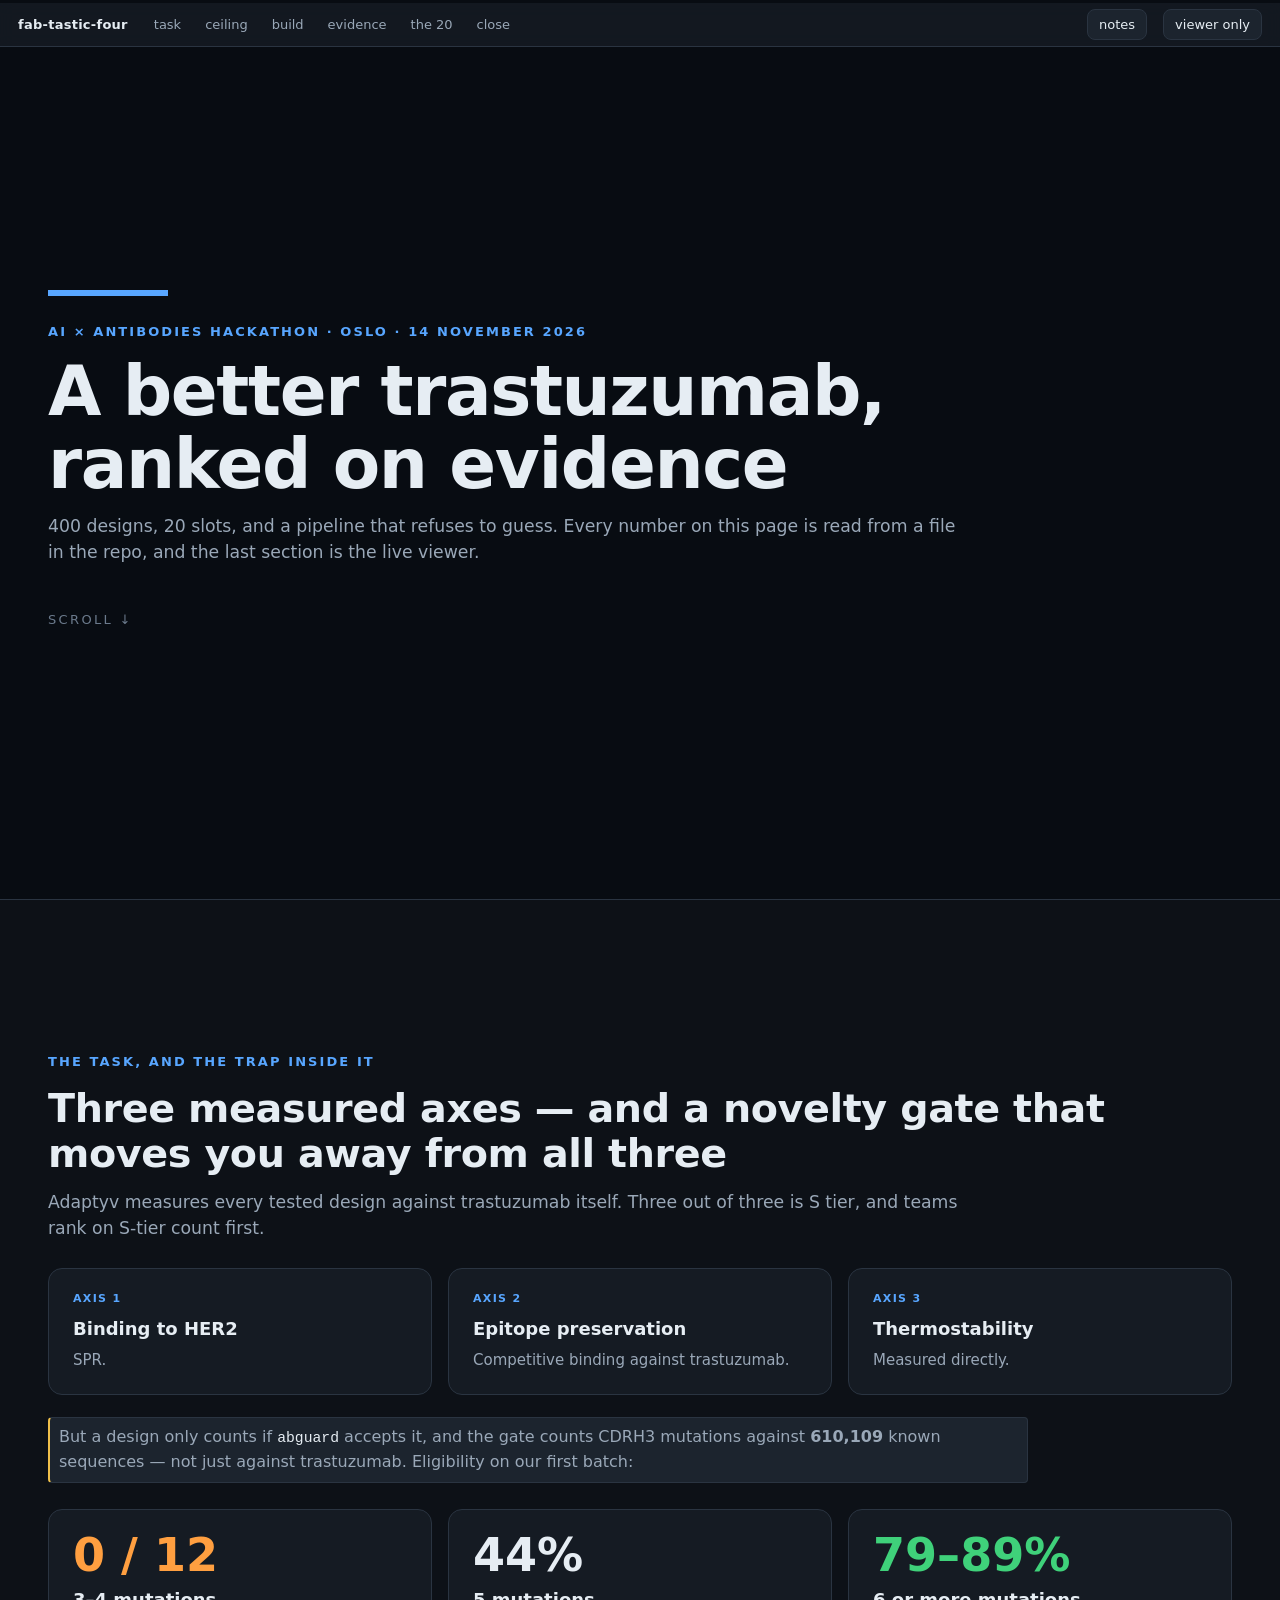
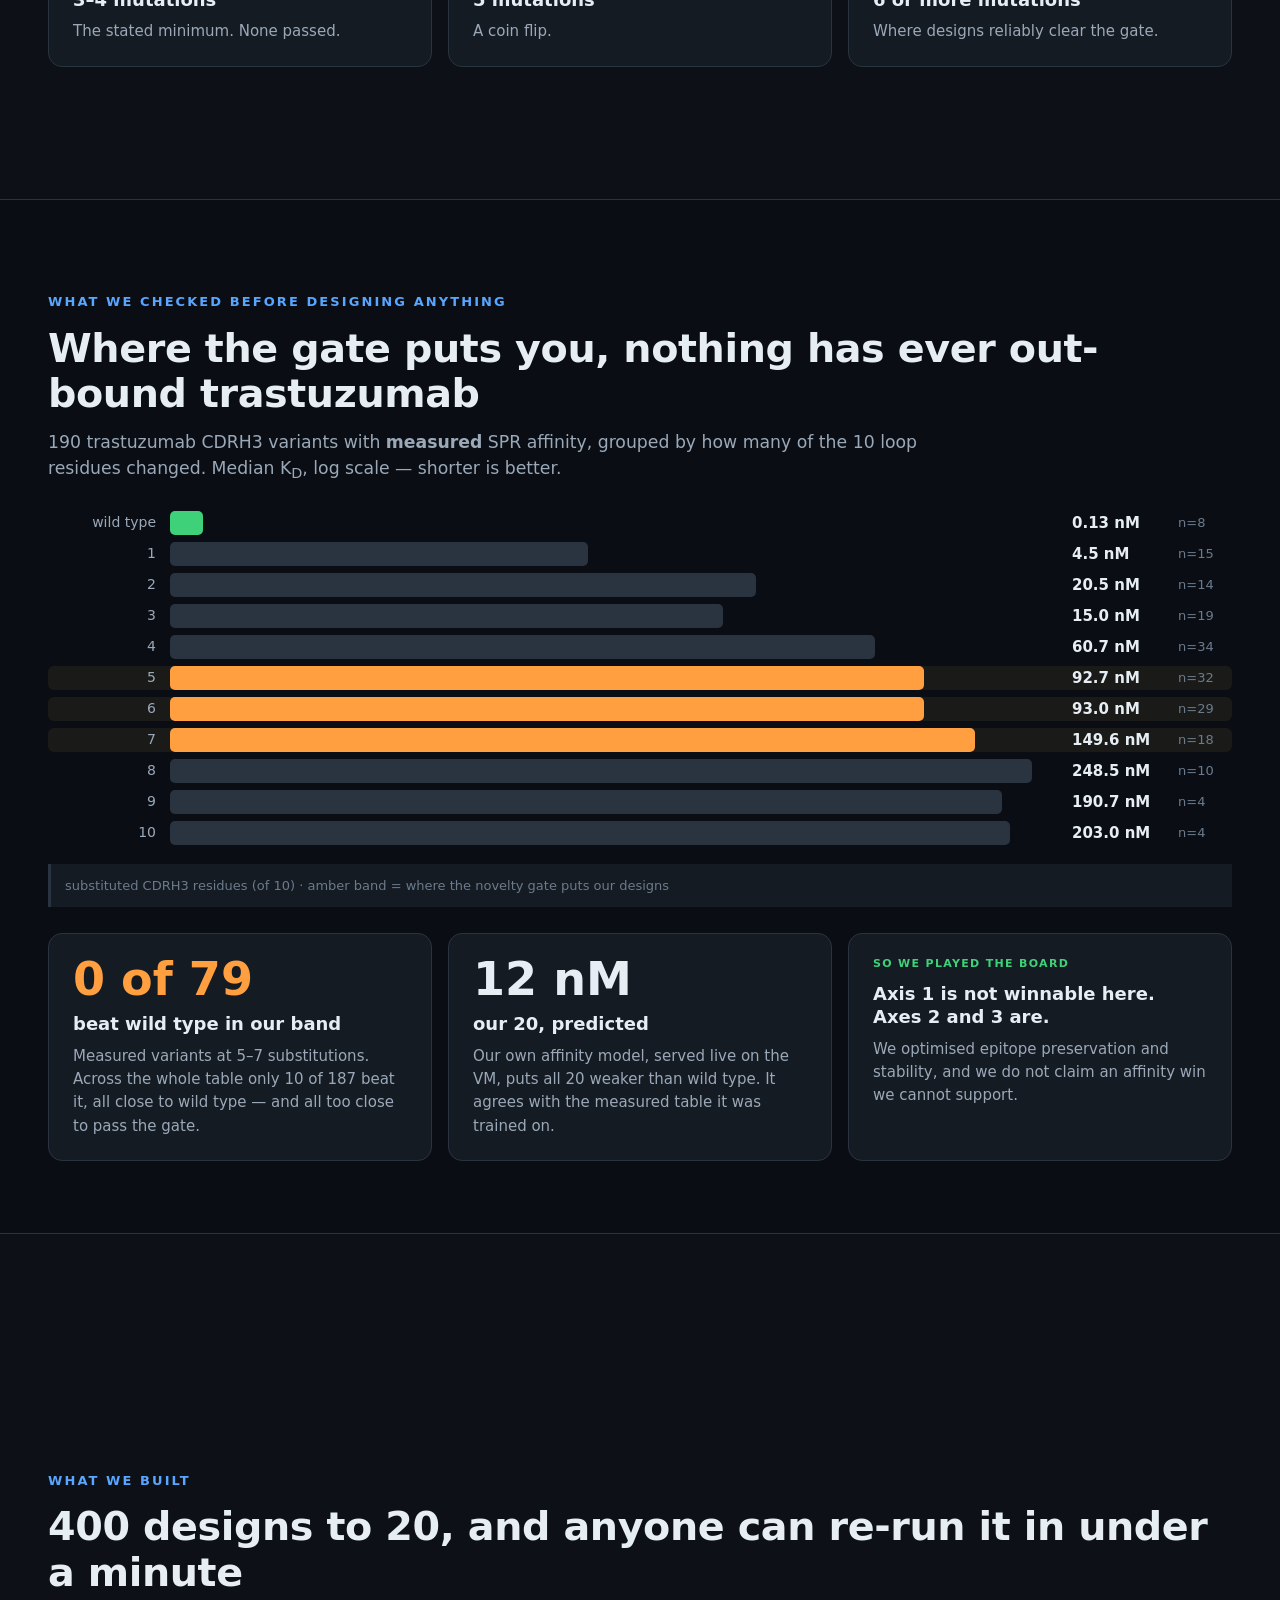
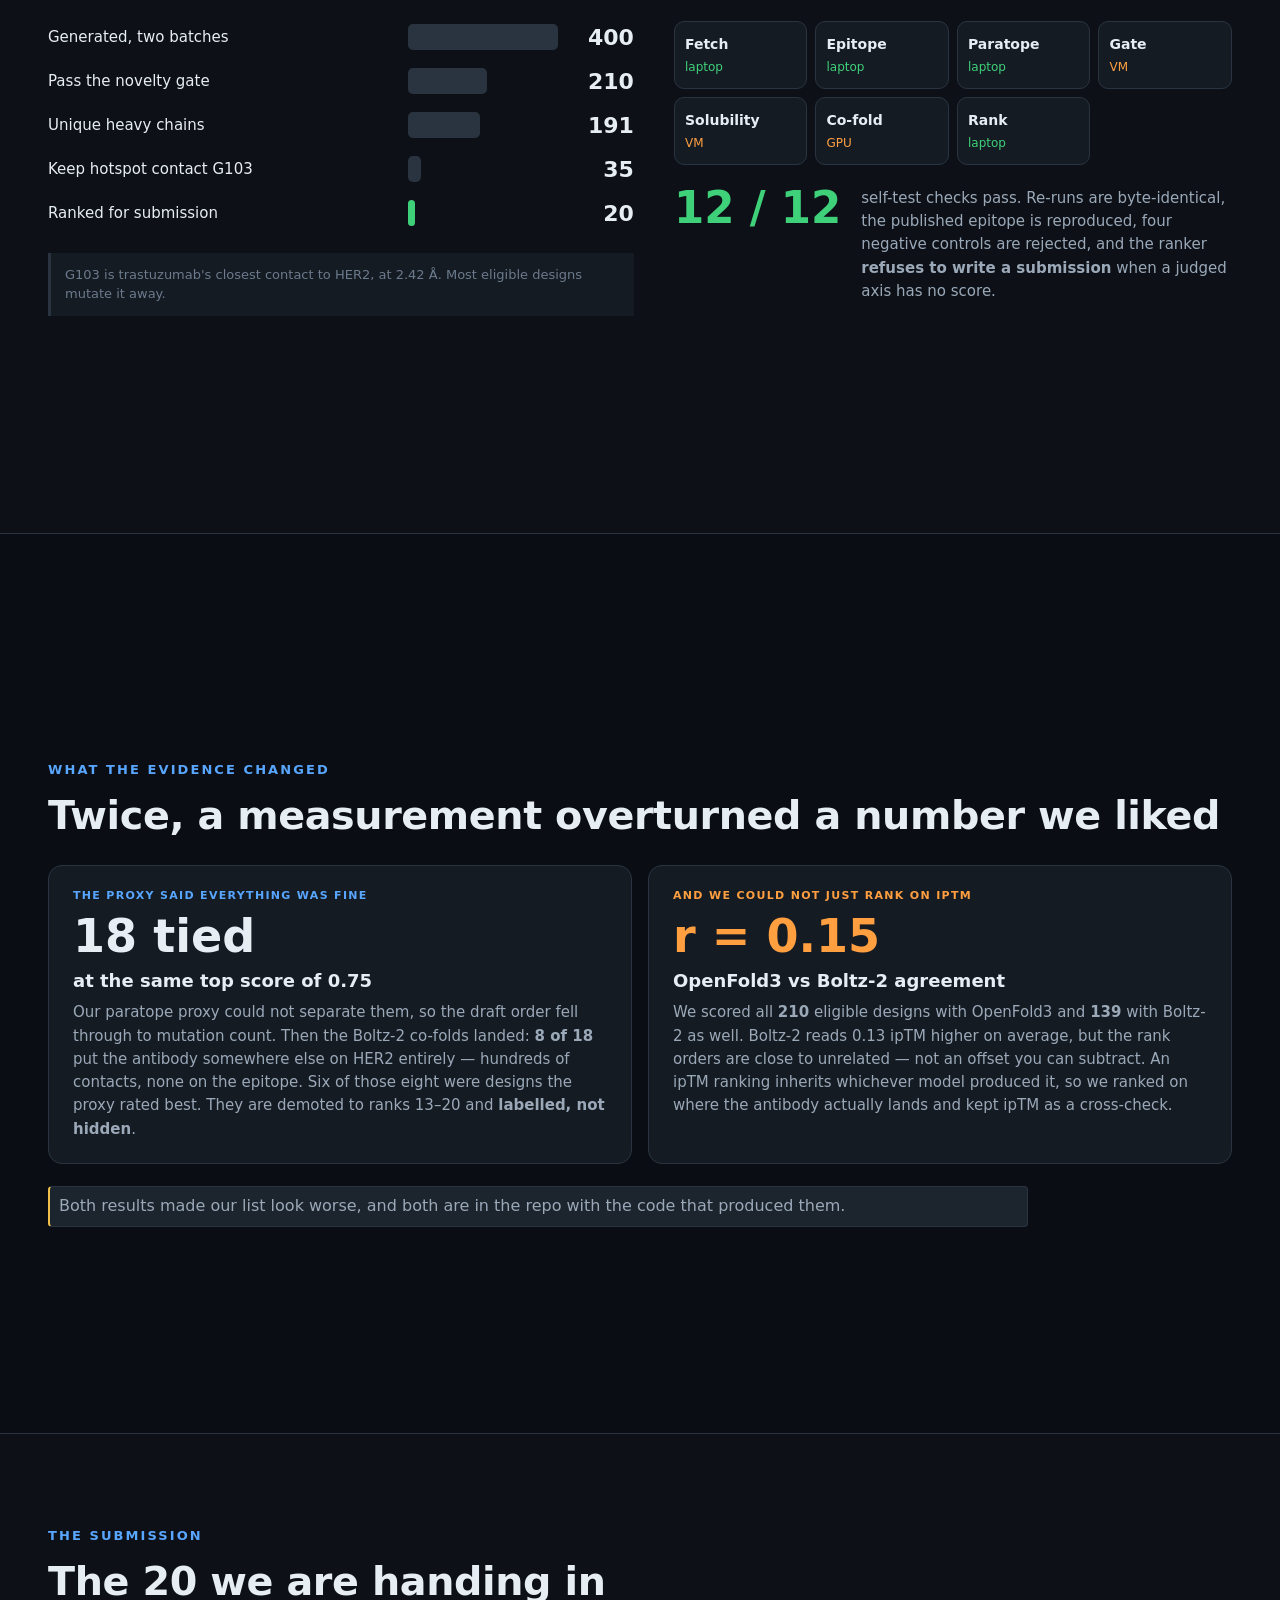
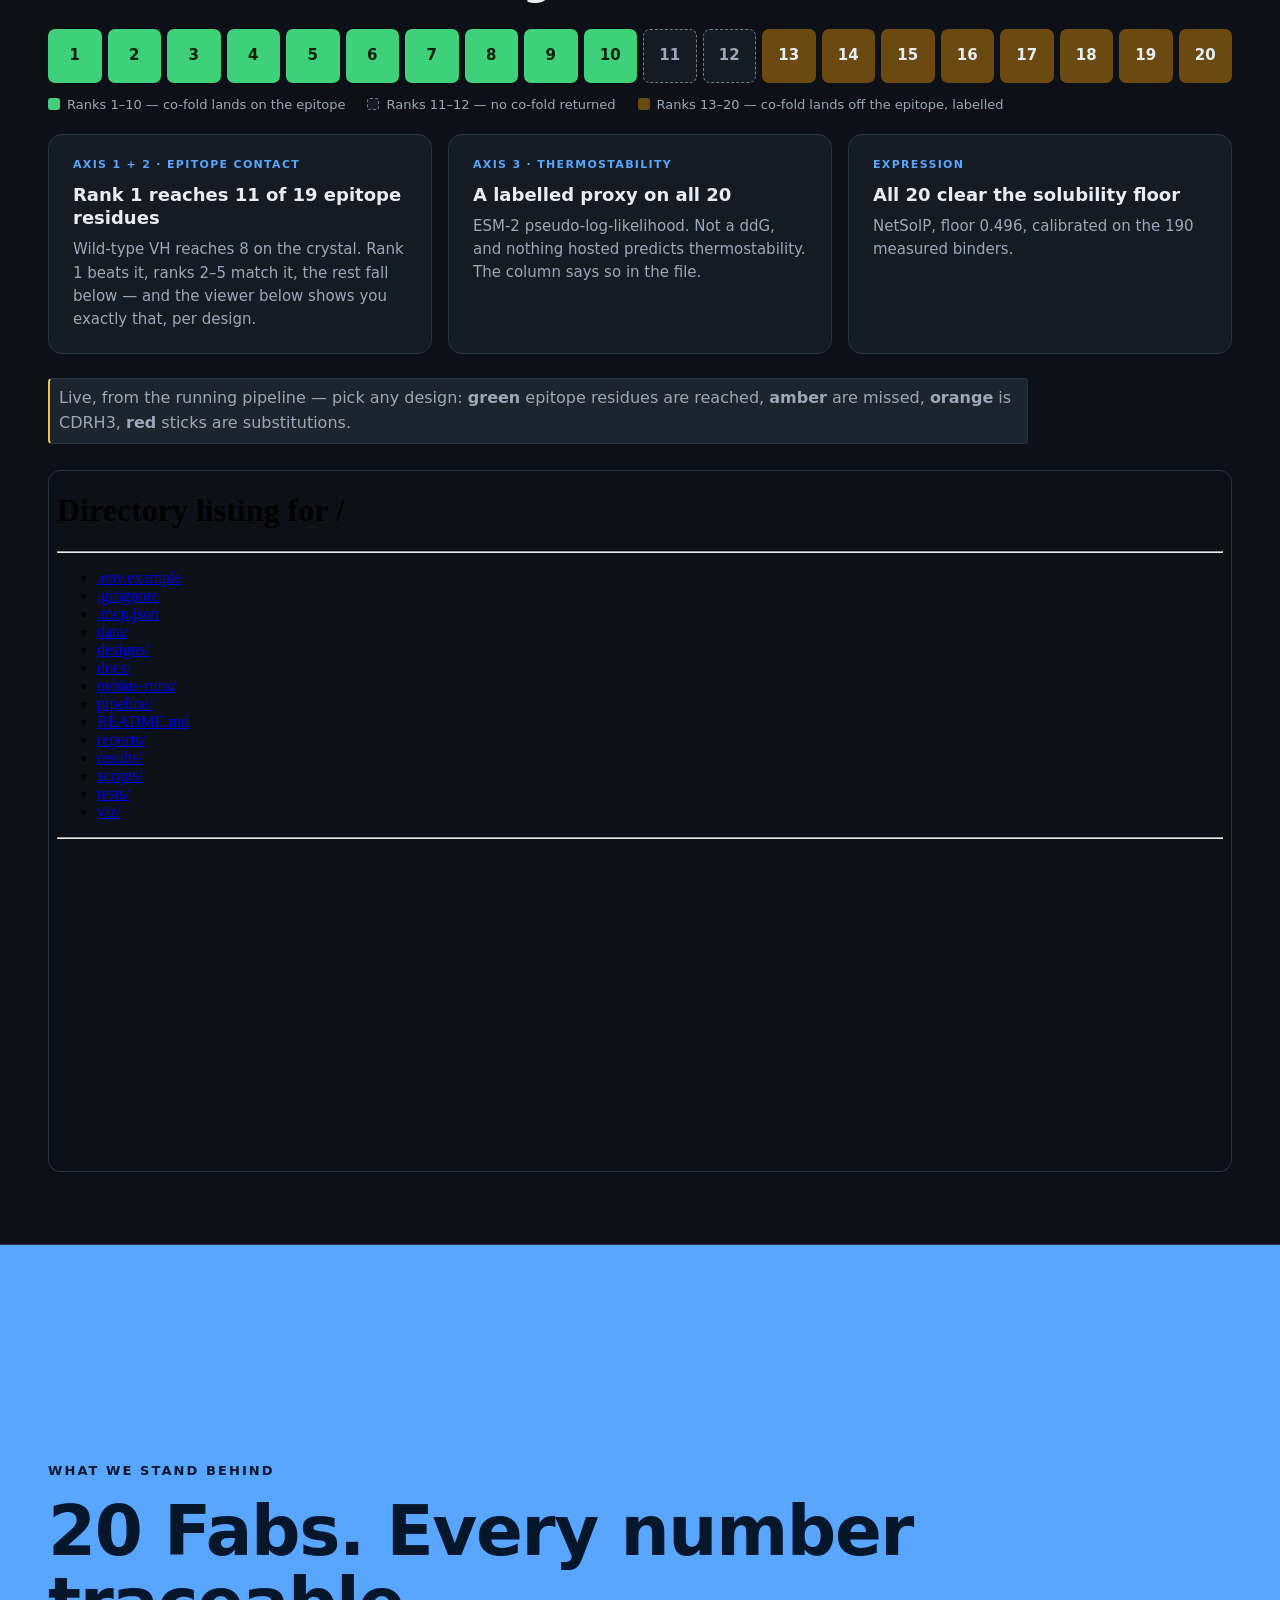
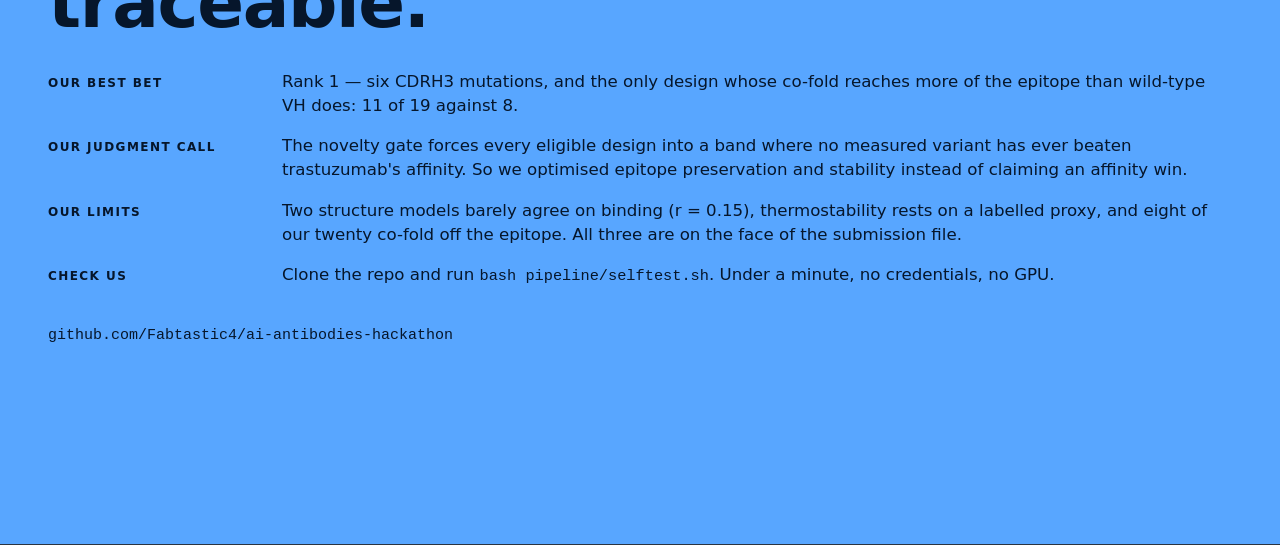
<file: viz/static/keynote.html>
<!doctype html>
<html lang="en">
<head>
<meta charset="utf-8">
<meta name="viewport" content="width=device-width, initial-scale=1">
<title>Fab4 — HER2 binder campaign</title>
<link rel="stylesheet" href="style.css">
<link rel="stylesheet" href="keynote.css">
</head>
<body class="keynote">

<div id="progress"><div id="progress-fill"></div></div>

<header id="topbar">
  <span class="brand">fab-tastic-four</span>
  <nav id="nav">
    <a href="#task">task</a>
    <a href="#ceiling">ceiling</a>
    <a href="#build">build</a>
    <a href="#evidence">evidence</a>
    <a href="#twenty">the 20</a>
    <a href="#close">close</a>
  </nav>
  <span class="spacer"></span>
  <button id="notes-btn" type="button">notes</button>
  <a class="barlink" href="/">viewer only</a>
</header>

<main>

<!-- ─────────────────────────── 1. cover ─────────────────────────── -->
<section class="sec cover" id="top">
  <div class="wrap">
    <div class="rule"></div>
    <p class="eyebrow">AI × Antibodies Hackathon · Oslo · 14 November 2026</p>
    <h1>A better trastuzumab,<br>ranked on evidence</h1>
    <p class="lede">400 designs, 20 slots, and a pipeline that refuses to guess. Every number
      on this page is read from a file in the repo, and the last section is the live viewer.</p>
    <p class="scroll-hint">scroll ↓</p>
  </div>
  <aside>We are fab-tastic-four. In five minutes: the trap in this task, what we built, what the
    evidence changed, and the 20 designs we are handing in. The theme is that we rank on what we
    measured and label what we could not.</aside>
</section>

<!-- ─────────────────────────── 2. the task ─────────────────────────── -->
<section class="sec" id="task">
  <div class="wrap">
    <p class="eyebrow">The task, and the trap inside it</p>
    <h2>Three measured axes — and a novelty gate that moves you away from all three</h2>
    <p class="lede">Adaptyv measures every tested design against trastuzumab itself. Three out of
      three is S tier, and teams rank on S-tier count first.</p>

    <div class="cards three">
      <div class="kcard"><p class="tag">Axis 1</p><p class="label">Binding to HER2</p><p class="body">SPR.</p></div>
      <div class="kcard"><p class="tag">Axis 2</p><p class="label">Epitope preservation</p><p class="body">Competitive binding against trastuzumab.</p></div>
      <div class="kcard"><p class="tag">Axis 3</p><p class="label">Thermostability</p><p class="body">Measured directly.</p></div>
    </div>

    <p class="note">But a design only counts if <code>abguard</code> accepts it, and the gate counts
      CDRH3 mutations against <b>610,109</b> known sequences — not just against trastuzumab.
      Eligibility on our first batch:</p>

    <div class="cards three">
      <div class="kcard"><p class="big warn">0 / 12</p><p class="label">3–4 mutations</p><p class="body">The stated minimum. None passed.</p></div>
      <div class="kcard"><p class="big">44%</p><p class="label">5 mutations</p><p class="body">A coin flip.</p></div>
      <div class="kcard"><p class="big good">79–89%</p><p class="label">6 or more mutations</p><p class="body">Where designs reliably clear the gate.</p></div>
    </div>
  </div>
  <aside>Three measurements decide the score, each against trastuzumab measured in the same lab.
    But nothing gets measured unless abguard passes it, and abguard counts mutations against 610
    thousand known CDRH3s. At three or four mutations, zero of twelve passed. Six or more, 79 to 89
    percent. So the gate pushes every design a long way from trastuzumab. Hold that thought.</aside>
</section>

<!-- ─────────────────────────── 3. the ceiling ─────────────────────────── -->
<section class="sec deep" id="ceiling">
  <div class="wrap">
    <p class="eyebrow">What we checked before designing anything</p>
    <h2>Where the gate puts you, nothing has ever out-bound trastuzumab</h2>
    <p class="lede">190 trastuzumab CDRH3 variants with <b>measured</b> SPR affinity, grouped by how
      many of the 10 loop residues changed. Median K<sub>D</sub>, log scale — shorter is better.</p>

    <div class="fall">
      <div class="frow"><p class="fk">wild type</p><div class="ftrack"><div class="fbar good" style="width:3.7%"></div></div><p class="fv">0.13 nM</p><p class="fn">n=8</p></div>
      <div class="frow"><p class="fk">1</p><div class="ftrack"><div class="fbar" style="width:47.1%"></div></div><p class="fv">4.5 nM</p><p class="fn">n=15</p></div>
      <div class="frow"><p class="fk">2</p><div class="ftrack"><div class="fbar" style="width:66.0%"></div></div><p class="fv">20.5 nM</p><p class="fn">n=14</p></div>
      <div class="frow"><p class="fk">3</p><div class="ftrack"><div class="fbar" style="width:62.3%"></div></div><p class="fv">15.0 nM</p><p class="fn">n=19</p></div>
      <div class="frow"><p class="fk">4</p><div class="ftrack"><div class="fbar" style="width:79.4%"></div></div><p class="fv">60.7 nM</p><p class="fn">n=34</p></div>
      <div class="frow band"><p class="fk">5</p><div class="ftrack"><div class="fbar warn" style="width:84.9%"></div></div><p class="fv">92.7 nM</p><p class="fn">n=32</p></div>
      <div class="frow band"><p class="fk">6</p><div class="ftrack"><div class="fbar warn" style="width:84.9%"></div></div><p class="fv">93.0 nM</p><p class="fn">n=29</p></div>
      <div class="frow band"><p class="fk">7</p><div class="ftrack"><div class="fbar warn" style="width:90.6%"></div></div><p class="fv">149.6 nM</p><p class="fn">n=18</p></div>
      <div class="frow"><p class="fk">8</p><div class="ftrack"><div class="fbar" style="width:97.1%"></div></div><p class="fv">248.5 nM</p><p class="fn">n=10</p></div>
      <div class="frow"><p class="fk">9</p><div class="ftrack"><div class="fbar" style="width:93.7%"></div></div><p class="fv">190.7 nM</p><p class="fn">n=4</p></div>
      <div class="frow"><p class="fk">10</p><div class="ftrack"><div class="fbar" style="width:94.6%"></div></div><p class="fv">203.0 nM</p><p class="fn">n=4</p></div>
      <p class="axis">substituted CDRH3 residues (of 10) · amber band = where the novelty gate puts our designs</p>
    </div>

    <div class="cards three">
      <div class="kcard"><p class="big warn">0 of 79</p><p class="label">beat wild type in our band</p><p class="body">Measured variants at 5–7 substitutions. Across the whole table only 10 of 187 beat it, all close to wild type — and all too close to pass the gate.</p></div>
      <div class="kcard"><p class="big">12 nM</p><p class="label">our 20, predicted</p><p class="body">Our own affinity model, served live on the VM, puts all 20 weaker than wild type. It agrees with the measured table it was trained on.</p></div>
      <div class="kcard"><p class="tag good">So we played the board</p><p class="label">Axis 1 is not winnable here. Axes 2 and 3 are.</p><p class="body">We optimised epitope preservation and stability, and we do not claim an affinity win we cannot support.</p></div>
    </div>
  </div>
  <aside>Before designing anything we asked what is even achievable. 190 variants of this exact
    loop with measured SPR. Affinity falls off hard with mutation distance. In the band the novelty
    gate forces us into, five to seven substitutions, seventy-nine measured variants, not one beats
    wild-type trastuzumab. Our own affinity model, running on the VM right now, says the same about
    our twenty. So we stopped pretending axis one was winnable and played axes two and three.
    If another team tells you they beat trastuzumab on affinity tonight, ask them this question.</aside>
</section>

<!-- ─────────────────────────── 4. what we built ─────────────────────────── -->
<section class="sec" id="build">
  <div class="wrap">
    <p class="eyebrow">What we built</p>
    <h2>400 designs to 20, and anyone can re-run it in under a minute</h2>

    <div class="split">
      <div class="funnel">
        <div class="urow"><p class="uname">Generated, two batches</p><div class="utrack"><div class="ubar" style="width:100%"></div></div><p class="unum">400</p></div>
        <div class="urow"><p class="uname">Pass the novelty gate</p><div class="utrack"><div class="ubar" style="width:52.5%"></div></div><p class="unum">210</p></div>
        <div class="urow"><p class="uname">Unique heavy chains</p><div class="utrack"><div class="ubar" style="width:47.75%"></div></div><p class="unum">191</p></div>
        <div class="urow"><p class="uname">Keep hotspot contact G103</p><div class="utrack"><div class="ubar" style="width:8.75%"></div></div><p class="unum">35</p></div>
        <div class="urow"><p class="uname">Ranked for submission</p><div class="utrack"><div class="ubar on" style="width:5%"></div></div><p class="unum">20</p></div>
        <p class="axis">G103 is trastuzumab's closest contact to HER2, at 2.42 Å. Most eligible designs mutate it away.</p>
      </div>

      <div class="side">
        <div class="stages">
          <div class="stage"><p class="sname">Fetch</p><p class="swhere">laptop</p></div>
          <div class="stage"><p class="sname">Epitope</p><p class="swhere">laptop</p></div>
          <div class="stage"><p class="sname">Paratope</p><p class="swhere">laptop</p></div>
          <div class="stage"><p class="sname">Gate</p><p class="swhere vm">VM</p></div>
          <div class="stage"><p class="sname">Solubility</p><p class="swhere vm">VM</p></div>
          <div class="stage"><p class="sname">Co-fold</p><p class="swhere vm">GPU</p></div>
          <div class="stage"><p class="sname">Rank</p><p class="swhere">laptop</p></div>
        </div>
        <div class="proof">
          <p class="pnum">12 / 12</p>
          <p class="ptext">self-test checks pass. Re-runs are byte-identical, the published epitope is
            reproduced, four negative controls are rejected, and the ranker <b>refuses to write a
            submission</b> when a judged axis has no score.</p>
        </div>
      </div>
    </div>
  </div>
  <aside>Seven stages from structure to ranked table. Four run on any laptop with nothing but
    python; the three that need our VM or a GPU ship their last real output, so the rest still
    reproduces. One command runs twelve checks, including my favourite: the ranker refuses to invent
    a submission when it has no evidence for an axis. That refusal is in the repo and it fired on us.</aside>
</section>

<!-- ─────────────────────────── 5. evidence ─────────────────────────── -->
<section class="sec deep" id="evidence">
  <div class="wrap">
    <p class="eyebrow">What the evidence changed</p>
    <h2>Twice, a measurement overturned a number we liked</h2>

    <div class="cards two">
      <div class="kcard">
        <p class="tag">The proxy said everything was fine</p>
        <p class="big">18 tied</p>
        <p class="label">at the same top score of 0.75</p>
        <p class="body">Our paratope proxy could not separate them, so the draft order fell through
          to mutation count. Then the Boltz-2 co-folds landed: <b>8 of 18</b> put the antibody
          somewhere else on HER2 entirely — hundreds of contacts, none on the epitope. Six of those
          eight were designs the proxy rated best. They are demoted to ranks 13–20 and
          <b>labelled, not hidden</b>.</p>
      </div>
      <div class="kcard">
        <p class="tag warn">And we could not just rank on ipTM</p>
        <p class="big warn">r = 0.15</p>
        <p class="label">OpenFold3 vs Boltz-2 agreement</p>
        <p class="body">We scored all <b>210</b> eligible designs with OpenFold3 and <b>139</b> with
          Boltz-2 as well. Boltz-2 reads 0.13 ipTM higher on average, but the rank orders are close
          to unrelated — not an offset you can subtract. An ipTM ranking inherits whichever model
          produced it, so we ranked on where the antibody actually lands and kept ipTM as a
          cross-check.</p>
      </div>
    </div>

    <p class="note">Both results made our list look worse, and both are in the repo with the code
      that produced them.</p>
  </div>
  <aside>Twice a measurement overturned a number we liked. First, our paratope proxy gave eighteen
    designs the same top score; the co-folds showed eight of them bind off the epitope, including
    six the proxy rated best. Second, we wanted to rank on ipTM, so we ran two structure models over
    every eligible design: they barely agree, correlation 0.15. Both results made our list look
    worse. Both are in the repo.</aside>
</section>

<!-- ─────────────────────────── 6. the 20 + live viewer ─────────────────────────── -->
<section class="sec tall" id="twenty">
  <div class="wrap">
    <p class="eyebrow">The submission</p>
    <h2>The 20 we are handing in</h2>

    <div class="strip" id="strip"></div>
    <div class="legend">
      <p><span class="sw on"></span>Ranks 1–10 — co-fold lands on the epitope</p>
      <p><span class="sw none"></span>Ranks 11–12 — no co-fold returned</p>
      <p><span class="sw off"></span>Ranks 13–20 — co-fold lands off the epitope, labelled</p>
    </div>

    <div class="cards three tight">
      <div class="kcard"><p class="tag">Axis 1 + 2 · epitope contact</p><p class="label">Rank 1 reaches 11 of 19 epitope residues</p><p class="body">Wild-type VH reaches 8 on the crystal. Rank 1 beats it, ranks 2–5 match it, the rest fall below — and the viewer below shows you exactly that, per design.</p></div>
      <div class="kcard"><p class="tag">Axis 3 · thermostability</p><p class="label">A labelled proxy on all 20</p><p class="body">ESM-2 pseudo-log-likelihood. Not a ddG, and nothing hosted predicts thermostability. The column says so in the file.</p></div>
      <div class="kcard"><p class="tag">Expression</p><p class="label">All 20 clear the solubility floor</p><p class="body">NetSolP, floor 0.496, calibrated on the 190 measured binders.</p></div>
    </div>

    <p class="note live-cue">Live, from the running pipeline — pick any design: <b>green</b> epitope
      residues are reached, <b>amber</b> are missed, <b>orange</b> is CDRH3, <b>red</b> sticks are
      substitutions.</p>
  </div>

  <div class="frame">
    <iframe id="live" title="HER2 binder review" src="/" loading="lazy"></iframe>
  </div>
  <aside>All twenty are Fabs on the optimisation track, four to seven CDRH3 mutations, light chain
    untouched. Ranks one to ten land on the epitope; eleven and twelve had no co-fold come back;
    thirteen to twenty land off it and say so. Now the live viewer: pick rank one, show eleven of
    nineteen epitope residues against wild type's eight, then pick a rank in the teens to show one
    landing off the epitope. Every panel here reads the same files the ranking did.</aside>
</section>

<!-- ─────────────────────────── 7. close ─────────────────────────── -->
<section class="sec close" id="close">
  <div class="wrap">
    <p class="eyebrow">What we stand behind</p>
    <h1>20 Fabs. Every number traceable.</h1>
    <div class="rows">
      <div class="row"><p class="k">Our best bet</p><p class="v">Rank 1 — six CDRH3 mutations, and the only design whose co-fold reaches more of the epitope than wild-type VH does: 11 of 19 against 8.</p></div>
      <div class="row"><p class="k">Our judgment call</p><p class="v">The novelty gate forces every eligible design into a band where no measured variant has ever beaten trastuzumab's affinity. So we optimised epitope preservation and stability instead of claiming an affinity win.</p></div>
      <div class="row"><p class="k">Our limits</p><p class="v">Two structure models barely agree on binding (r = 0.15), thermostability rests on a labelled proxy, and eight of our twenty co-fold off the epitope. All three are on the face of the submission file.</p></div>
      <div class="row"><p class="k">Check us</p><p class="v">Clone the repo and run <code>bash pipeline/selftest.sh</code>. Under a minute, no credentials, no GPU.</p></div>
    </div>
    <p class="meta">github.com/Fabtastic4/ai-antibodies-hackathon</p>
  </div>
  <aside>To close. Twenty Fabs, every number traceable to a file. Our best bet is rank one, the only
    design that reaches more of the epitope than wild type does. Our judgment call was to stop
    chasing affinity once the measured data said the gate had closed that door. Our limits are on
    the face of the submission file rather than in a footnote. And you do not have to take any of it
    on trust: clone the repo and run the self-test. Thank you.</aside>
</section>

</main>

<div id="notes" hidden></div>
<script src="keynote.js"></script>
</body>
</html>
</file>
<file: viz/static/style.css>
:root {
  --bg: #0d1117;
  --panel: #151b23;
  --panel-2: #1c242e;
  --line: #2a3441;
  --ink: #e6edf3;
  --ink-dim: #9aa8b8;
  --ink-faint: #6b7a8c;
  --heavy: #58a6ff;
  /* The light chain is violet, not grey: it used to be #7d8da0, a hair away from the
     antigen's own pale grey, so on a projector the unchanged light chain and HER2 read as
     one object. This is the single place any of these colours is defined -- app.js reads
     the palette back out of :root, so the 3D view, the legend and the CSS swatches cannot
     drift apart. Change it here and everything follows. */
  --light: #a78bfa;
  --antigen: #d8dee6;
  --loop: #ff9f40;
  --mut: #ff5d5d;
  --hit: #3fd17a;
  --miss: #f0c04a;
  --accent: #58a6ff;
  --warn: #f0c04a;
  --bad: #ff5d5d;
  --radius: 8px;
  --mono: ui-monospace, SFMono-Regular, "SF Mono", Menlo, Consolas, monospace;
}

* { box-sizing: border-box; }

html, body {
  margin: 0;
  height: 100%;
  background: var(--bg);
  color: var(--ink);
  font: 14px/1.5 -apple-system, BlinkMacSystemFont, "Segoe UI", system-ui, sans-serif;
}

/* ---------- layout ---------- */

#app {
  display: grid;
  grid-template-columns: 300px minmax(0, 1fr) 380px;
  grid-template-rows: auto minmax(0, 1fr);
  height: 100vh;
  gap: 1px;
  background: var(--line);
}

header {
  grid-column: 1 / -1;
  background: var(--panel);
  padding: 10px 16px;
  display: flex;
  align-items: baseline;
  gap: 14px;
  flex-wrap: wrap;
}

header h1 { font-size: 15px; margin: 0; font-weight: 600; letter-spacing: .2px; }
header .sub { color: var(--ink-dim); font-size: 12.5px; }
header .spacer { flex: 1; }

.col { background: var(--panel); overflow-y: auto; min-height: 0; }
#center { background: #0a0e14; position: relative; min-width: 0; }

/* ---------- design list ---------- */

.col h2, .card h3 {
  font-size: 11px;
  text-transform: uppercase;
  letter-spacing: .09em;
  color: var(--ink-faint);
  margin: 0;
  padding: 12px 14px 6px;
  font-weight: 600;
}

.design {
  display: block;
  width: 100%;
  text-align: left;
  background: none;
  border: 0;
  border-top: 1px solid var(--line);
  color: inherit;
  font: inherit;
  padding: 9px 14px;
  cursor: pointer;
}
.design:hover { background: var(--panel-2); }
.design.on { background: #1d2c40; box-shadow: inset 2px 0 0 var(--accent); }

.design .row1 { display: flex; align-items: baseline; gap: 7px; }
.design .rank {
  font-variant-numeric: tabular-nums;
  color: var(--ink-faint);
  font-size: 11px;
  min-width: 17px;
}
.design .cdr { font-family: var(--mono); font-size: 12.5px; letter-spacing: .4px; }
.design .row2 {
  display: flex;
  gap: 6px;
  margin: 3px 0 0 24px;
  font-size: 11px;
  color: var(--ink-dim);
  flex-wrap: wrap;
}

.chip {
  display: inline-block;
  padding: 0 5px;
  border-radius: 4px;
  background: var(--panel-2);
  border: 1px solid var(--line);
  font-size: 10.5px;
  line-height: 16px;
  white-space: nowrap;
}
.chip.up { color: var(--hit); border-color: #2a6b47; background: #13291e; }
.chip.down { color: var(--miss); border-color: #6b5a2a; background: #2a2413; }
.chip.flat { color: var(--ink-dim); }
.chip.none { color: var(--ink-faint); }

/* ---------- viewer ---------- */

#viewport { position: absolute; inset: 0; }
/* 3Dmol injects an absolutely positioned canvas; keep it inside the box */
#viewport canvas { display: block; }

#toolbar {
  position: absolute;
  top: 10px;
  left: 10px;
  right: 10px;
  z-index: 5;
  display: flex;
  gap: 6px;
  flex-wrap: wrap;
  pointer-events: none;
}
#toolbar > * { pointer-events: auto; }

button.tool {
  background: rgba(21, 27, 35, .92);
  border: 1px solid var(--line);
  color: var(--ink-dim);
  border-radius: 6px;
  padding: 4px 9px;
  font-size: 11.5px;
  cursor: pointer;
}
button.tool:hover { color: var(--ink); border-color: #3d4b5c; }
button.tool.on { color: #0d1117; background: var(--accent); border-color: var(--accent); }

#legend {
  position: absolute;
  bottom: 10px;
  left: 10px;
  z-index: 5;
  background: rgba(13, 17, 23, .9);
  border: 1px solid var(--line);
  border-radius: var(--radius);
  padding: 8px 11px;
  font-size: 11px;
  color: var(--ink-dim);
  line-height: 1.75;
}
#legend .sw {
  display: inline-block;
  width: 9px; height: 9px;
  border-radius: 2px;
  margin-right: 6px;
  vertical-align: baseline;
}

#viewer-note {
  position: absolute;
  bottom: 10px;
  right: 10px;
  z-index: 5;
  max-width: 330px;
  background: rgba(13, 17, 23, .9);
  border: 1px solid var(--line);
  border-radius: var(--radius);
  padding: 8px 11px;
  font-size: 11px;
  color: var(--ink-faint);
}

#loading {
  position: absolute;
  inset: 0;
  display: grid;
  place-items: center;
  color: var(--ink-faint);
  font-size: 13px;
  z-index: 6;
  background: #0a0e14;
}
#loading.hide { display: none; }

/* ---------- right panel ---------- */

.card { border-top: 1px solid var(--line); }
.card:first-child { border-top: 0; }
.card .body { padding: 2px 14px 14px; }

.seqbox {
  font-family: var(--mono);
  font-size: 12px;
  background: var(--panel-2);
  border: 1px solid var(--line);
  border-radius: 6px;
  padding: 8px 9px;
  word-break: break-all;
  line-height: 1.7;
  color: var(--ink-dim);
}
.seqbox .wt { color: var(--ink-faint); }
.seqbox b { color: var(--mut); font-weight: 600; }
.seqbox .keep { color: var(--hit); font-weight: 600; }

table.kv { width: 100%; border-collapse: collapse; font-size: 12.5px; }
table.kv th {
  text-align: left;
  font-weight: 500;
  color: var(--ink-faint);
  padding: 3px 0;
  font-size: 11.5px;
}
table.kv td { padding: 3px 0; text-align: right; font-variant-numeric: tabular-nums; }
table.kv td.v { font-family: var(--mono); }
table.kv tr.sep td, table.kv tr.sep th { border-top: 1px solid var(--line); }

.mutrow {
  display: flex;
  align-items: center;
  gap: 8px;
  font-family: var(--mono);
  font-size: 12.5px;
  padding: 2px 0;
}
.mutrow .pos { color: var(--ink-faint); min-width: 34px; font-size: 11.5px; }
.mutrow .a { color: var(--ink-dim); }
.mutrow .arrow { color: var(--ink-faint); }
.mutrow .b { color: var(--mut); font-weight: 600; }
.mutrow.kept .b { color: var(--hit); }
.mutrow .tag { font-family: inherit; font-size: 10.5px; color: var(--ink-faint); }

.bar {
  height: 5px;
  background: var(--panel-2);
  border-radius: 3px;
  overflow: hidden;
  margin: 3px 0 1px;
  position: relative;
}
.bar i { display: block; height: 100%; background: var(--accent); }
.bar i.up { background: var(--hit); }
.bar i.down { background: var(--miss); }
.bar .ref {
  position: absolute;
  top: -2px; bottom: -2px;
  width: 2px;
  background: var(--ink-faint);
}

.imp { margin-bottom: 11px; }
.imp .top {
  display: flex;
  justify-content: space-between;
  align-items: baseline;
  gap: 8px;
  font-size: 12.5px;
}
.imp .top .n { font-variant-numeric: tabular-nums; font-family: var(--mono); }
.imp .why { font-size: 11px; color: var(--ink-faint); margin-top: 2px; }

.basis {
  font-size: 10.5px;
  color: var(--ink-faint);
  margin-top: 4px;
  padding-left: 7px;
  border-left: 2px solid var(--line);
}
.basis.synthetic { color: var(--warn); border-color: #6b5a2a; }

.note {
  font-size: 11.5px;
  color: var(--ink-dim);
  background: var(--panel-2);
  border: 1px solid var(--line);
  border-left: 2px solid var(--warn);
  border-radius: 4px;
  padding: 7px 9px;
  margin-top: 8px;
}
.note.bad { border-left-color: var(--bad); }
.note.good { border-left-color: var(--hit); }

/* ---------- lanes ---------- */

.lane {
  display: flex;
  gap: 8px;
  align-items: flex-start;
  padding: 7px 0;
  border-top: 1px solid var(--line);
  font-size: 12px;
}
.lane:first-of-type { border-top: 0; }
.lane .dot {
  width: 7px; height: 7px;
  border-radius: 50%;
  background: var(--ink-faint);
  margin-top: 6px;
  flex: none;
}
.lane.ready .dot { background: var(--hit); }
.lane .txt { flex: 1; min-width: 0; }
.lane .nm { color: var(--ink); }
.lane .dt { color: var(--ink-faint); font-size: 10.5px; }

button.run {
  width: 100%;
  margin-top: 9px;
  background: var(--accent);
  color: #0d1117;
  border: 0;
  border-radius: 6px;
  padding: 8px;
  font-size: 12.5px;
  font-weight: 600;
  cursor: pointer;
}
button.run:hover { filter: brightness(1.08); }
button.run:disabled { background: var(--panel-2); color: var(--ink-faint); cursor: not-allowed; }
button.run.ghost {
  background: none;
  border: 1px solid var(--line);
  color: var(--ink-dim);
  font-weight: 500;
}
select.lane-pick {
  width: 100%;
  background: var(--panel-2);
  color: var(--ink);
  border: 1px solid var(--line);
  border-radius: 6px;
  padding: 6px 8px;
  font: inherit;
  font-size: 12.5px;
  margin-top: 8px;
}

a { color: var(--accent); }

@media (max-width: 1100px) {
  #app { grid-template-columns: 1fr; grid-template-rows: auto 240px 50vh auto; height: auto; }
  #center { height: 50vh; }
}

/* ---------- view tabs + the overview screen ----------
 *
 * Deliberately plain: this screen is read, not admired. No stat-tile grid, no uppercase
 * letter-spaced headers, no coloured badges repeating what a word already says. Colour is
 * used in exactly one place here -- the left edge of an axis card, where measured / proxy /
 * absent is the whole point -- and everything else is type, rules and tabular numbers, so
 * the figures are what the eye lands on.
 */

header nav.views { display: flex; gap: 2px; }
.viewtab {
  background: none; color: var(--ink-faint); border: 0; border-bottom: 2px solid transparent;
  padding: 3px 2px; margin-left: 14px; font-size: 12.5px; cursor: pointer;
}
.viewtab:hover { color: var(--ink); }
.viewtab.on { color: var(--ink); border-bottom-color: var(--accent); }

/* The overview replaces the three-column grid, so it spans all of it and scrolls. */
#overview-view {
  grid-column: 1 / -1; grid-row: 2; background: var(--panel);
  overflow-y: auto; min-height: 0; padding: 22px 26px 56px;
}
#overview-view[hidden] { display: none; }
/* While the overview is up the review columns must not hold grid space. */
#app.ov #left, #app.ov #center, #app.ov #right { display: none; }

#ov-body { max-width: 1100px; }

.ov-h {
  font-size: 13.5px; font-weight: 600; color: var(--ink);
  margin: 30px 0 9px; padding-bottom: 5px; border-bottom: 1px solid var(--line);
}
.ov-h:first-child { margin-top: 0; }
.ov-lede { color: var(--ink-dim); font-size: 12.5px; max-width: 78ch; margin: 0 0 9px; }
.ov-lede.tight { margin-bottom: 4px; }

/* One line of figures, not a grid of boxes. */
.figures { display: flex; flex-wrap: wrap; gap: 4px 26px; margin: 2px 0 4px; }
.figures div { font-size: 12.5px; color: var(--ink-dim); }
.figures b {
  color: var(--ink); font-family: var(--mono); font-weight: 500; font-size: 14px;
  font-variant-numeric: tabular-nums; margin-right: 6px;
}

.axis-grid { display: grid; grid-template-columns: repeat(auto-fit, minmax(300px, 1fr)); gap: 1px;
             background: var(--line); border: 1px solid var(--line); border-radius: var(--radius);
             overflow: hidden; }
.axis { background: var(--panel); padding: 12px 14px; border-left: 3px solid var(--line); }
.axis.measured { border-left-color: var(--hit); }
.axis.proxy    { border-left-color: var(--warn); }
.axis.absent   { border-left-color: var(--bad); }
.axis .nm { font-weight: 600; font-size: 13px; }
.axis .unit { color: var(--ink-faint); font-size: 11.5px; font-family: var(--mono); margin: 2px 0 8px; }
.bar { height: 3px; background: var(--line); border-radius: 2px; overflow: hidden; }
.bar > i { display: block; height: 100%; background: var(--hit); }
.axis.proxy .bar > i { background: var(--warn); }
.axis.absent .bar > i { background: var(--bad); }
.axis .cov { font-size: 12px; color: var(--ink); margin-top: 6px; font-variant-numeric: tabular-nums; }
.axis .cov em { color: var(--ink-dim); font-style: normal; }
.axis .why { font-size: 11.5px; color: var(--ink-dim); margin-top: 7px; }
.axis .src { font-size: 11px; color: var(--ink-faint); font-family: var(--mono); margin-top: 5px;
             word-break: break-all; }

table.ov { width: 100%; border-collapse: collapse; font-size: 12.5px; }
table.ov th { text-align: left; color: var(--ink-faint); font-weight: 500; font-size: 11.5px;
              padding: 0 12px 5px 0; border-bottom: 1px solid var(--line); }
table.ov td { padding: 4px 12px 4px 0; border-bottom: 1px solid #1a212b; vertical-align: top; }
table.ov tr:last-child td { border-bottom: 0; }
table.ov td.m { font-family: var(--mono); font-size: 11.5px; color: var(--ink-dim); white-space: nowrap; }
table.ov td.num { text-align: right; font-family: var(--mono);
                  font-variant-numeric: tabular-nums; white-space: nowrap; }
table.ov td.what { color: var(--ink-dim); }
table.ov td.no { color: var(--ink-faint); }

.cmd { font-family: var(--mono); font-size: 11.5px; background: #0a0e14;
       border: 1px solid var(--line); border-radius: 6px; padding: 7px 9px;
       margin: 4px 0; color: var(--ink); overflow-x: auto; white-space: pre; cursor: copy; }
.cmd::before { content: "$ "; color: var(--ink-faint); }

.ov-state { font-size: 12.5px; color: var(--ink-dim); margin-bottom: 8px;
            font-variant-numeric: tabular-nums; }
.ov-state span { color: var(--ink); font-family: var(--mono); }
.ov-state .live { color: var(--accent); }
.ov-state .none { color: var(--ink-faint); }
.ov-state .bad { color: var(--bad); }
</file>
<file: viz/static/keynote.css>
/* The keynote: one scrolling page, each section a slide-sized band.
   Tokens come from style.css, so this page and the viewer read as one product. */

body.keynote {
  margin: 0;
  overflow-y: scroll;
  scroll-behavior: smooth;
  scroll-snap-type: y proximity;
}

/* ---------- chrome ---------- */

#progress { position: fixed; top: 0; left: 0; right: 0; height: 3px; background: transparent; z-index: 20; }
#progress-fill { height: 100%; width: 0; background: var(--accent); }

#topbar {
  position: fixed; top: 3px; left: 0; right: 0; height: 44px; z-index: 19;
  display: flex; align-items: center; gap: 16px; padding: 0 18px;
  background: rgba(21, 27, 35, .88); backdrop-filter: blur(8px);
  border-bottom: 1px solid var(--line); font-size: 13px;
}
#topbar .brand { font-weight: 600; letter-spacing: .02em; }
#topbar .spacer { flex: 1; }
#nav { display: flex; gap: 4px; flex-wrap: wrap; }
#nav a {
  color: var(--ink-dim); text-decoration: none; padding: 4px 9px;
  border-radius: var(--radius); border: 1px solid transparent;
}
#nav a:hover { color: var(--ink); border-color: var(--line); }
#nav a.on { color: var(--ink); background: var(--panel-2); border-color: var(--line); }
#notes-btn, .barlink {
  background: var(--panel-2); color: var(--ink); border: 1px solid var(--line);
  border-radius: var(--radius); padding: 5px 11px; font: inherit; cursor: pointer; text-decoration: none;
}
#notes-btn:hover, .barlink:hover { border-color: var(--accent); }

#notes {
  position: fixed; left: 16px; right: 16px; bottom: 16px; max-height: 32vh; overflow-y: auto;
  background: var(--panel); border: 1px solid var(--accent); border-radius: var(--radius);
  padding: 14px 18px; font-size: 16px; line-height: 1.55; z-index: 18;
  box-shadow: 0 8px 32px rgba(0, 0, 0, .5);
}

/* ---------- section band ---------- */

.sec {
  min-height: 100vh;
  scroll-snap-align: start;
  display: flex; flex-direction: column; justify-content: center;
  padding: 92px 48px 72px;
  background: var(--bg);
  border-bottom: 1px solid var(--line);
}
.sec.deep { background: #0a0e14; }
.sec.tall { min-height: auto; }
.sec aside { display: none; }
.wrap { width: 100%; max-width: 1260px; margin: 0 auto; }

.sec h1 { font-size: clamp(40px, 5.4vw, 86px); line-height: 1.05; letter-spacing: -.02em; margin: 0 0 8px; font-weight: 700; }
.sec h2 { font-size: clamp(27px, 3.1vw, 50px); line-height: 1.14; letter-spacing: -.01em; margin: 0 0 10px; font-weight: 650; }
.eyebrow {
  font-size: 13px; font-weight: 600; letter-spacing: .16em; text-transform: uppercase;
  color: var(--accent); margin: 0 0 14px;
}
.lede { font-size: clamp(16px, 1.35vw, 21px); line-height: 1.5; color: var(--ink-dim); max-width: 920px; margin: 14px 0 0; }
.note { font-size: 16px; line-height: 1.55; color: var(--ink-dim); max-width: 980px; margin: 22px 0 0; }
.note code, .row code { font-family: var(--mono); font-size: .92em; color: var(--ink); }
.good { color: var(--hit) !important; }
.warn { color: var(--loop) !important; }

/* cover */
.cover { background: #080c12; }
.cover .rule { width: 120px; height: 6px; background: var(--accent); margin-bottom: 26px; }
.scroll-hint { margin: 44px 0 0; font-size: 13px; letter-spacing: .18em; text-transform: uppercase; color: var(--ink-faint); }

/* ---------- cards ---------- */

.cards { display: grid; gap: 16px; margin-top: 26px; }
.cards.three { grid-template-columns: repeat(3, 1fr); }
.cards.two { grid-template-columns: repeat(2, 1fr); }
.cards.tight { margin-top: 20px; }
.kcard {
  background: var(--panel); border: 1px solid var(--line); border-radius: 14px;
  padding: 22px 24px; display: flex; flex-direction: column; gap: 9px;
}
.kcard .big { font-size: clamp(34px, 3.6vw, 56px); font-weight: 700; line-height: 1.02; margin: 0; font-variant-numeric: tabular-nums; }
.kcard .label { font-size: 18px; font-weight: 600; line-height: 1.3; margin: 0; }
.kcard .body { font-size: 15px; line-height: 1.55; color: var(--ink-dim); margin: 0; }
.kcard .tag { font-size: 11px; font-weight: 700; letter-spacing: .12em; text-transform: uppercase; color: var(--accent); margin: 0; }

/* ---------- the measured fall-off ---------- */

.fall { margin-top: 26px; display: flex; flex-direction: column; gap: 7px; }
.frow { display: grid; grid-template-columns: 108px minmax(0, 1fr) 92px 54px; align-items: center; gap: 14px; }
.frow.band { background: rgba(240, 192, 74, .07); border-radius: 6px; }
.fk { font-size: 14px; color: var(--ink-dim); text-align: right; margin: 0; font-variant-numeric: tabular-nums; }
.ftrack { height: 24px; }
.fbar { height: 24px; background: var(--line); border-radius: 5px; }
.fbar.good { background: var(--hit); }
.fbar.warn { background: var(--loop); }
.fv { font-size: 15px; font-weight: 600; margin: 0; font-variant-numeric: tabular-nums; }
.fn { font-size: 13px; color: var(--ink-faint); margin: 0; font-variant-numeric: tabular-nums; }
.axis { font-size: 13px; color: var(--ink-faint); margin: 12px 0 0; }

/* ---------- funnel + stages ---------- */

.split { display: grid; grid-template-columns: 1.05fr 1fr; gap: 40px; margin-top: 26px; align-items: start; }
.funnel { display: flex; flex-direction: column; gap: 11px; }
.urow { display: grid; grid-template-columns: minmax(0, 1fr) 150px 62px; align-items: center; gap: 14px; }
.uname { font-size: 15px; margin: 0; }
.utrack { height: 26px; }
.ubar { height: 26px; background: var(--line); border-radius: 5px; }
.ubar.on { background: var(--hit); }
.unum { font-size: 22px; font-weight: 700; text-align: right; margin: 0; font-variant-numeric: tabular-nums; }

.side { display: flex; flex-direction: column; gap: 22px; }
.stages { display: grid; grid-template-columns: repeat(4, 1fr); gap: 8px; }
.stage { background: var(--panel); border: 1px solid var(--line); border-radius: 10px; padding: 12px 10px; }
.sname { font-size: 14px; font-weight: 600; margin: 0 0 3px; }
.swhere { font-size: 12px; color: var(--hit); margin: 0; }
.swhere.vm { color: var(--loop); }
.proof { display: flex; gap: 20px; align-items: flex-start; }
.pnum { font-size: clamp(34px, 3.4vw, 50px); font-weight: 700; line-height: 1; color: var(--hit); margin: 0; white-space: nowrap; }
.ptext { font-size: 15px; line-height: 1.55; color: var(--ink-dim); margin: 0; }

/* ---------- the ranked 20 ---------- */

.strip { display: grid; grid-template-columns: repeat(20, 1fr); gap: 6px; margin-top: 24px; }
.cell {
  height: 54px; border-radius: 7px; display: flex; align-items: center; justify-content: center;
  font-size: 15px; font-weight: 600; font-variant-numeric: tabular-nums;
}
.cell.on { background: var(--hit); color: #06210f; }
.cell.none { background: var(--panel); border: 1px dashed var(--ink-faint); color: var(--ink-dim); }
.cell.off { background: #6b4a12; color: var(--ink); }
.legend { display: flex; flex-wrap: wrap; gap: 22px; margin-top: 12px; }
.legend p { font-size: 13px; color: var(--ink-dim); margin: 0; display: flex; align-items: center; gap: 7px; }
.legend .sw { width: 12px; height: 12px; border-radius: 3px; display: inline-block; }
.legend .sw.on { background: var(--hit); }
.legend .sw.none { background: var(--panel); border: 1px dashed var(--ink-faint); }
.legend .sw.off { background: #6b4a12; }
.live-cue { margin-top: 24px; }

/* the viewer, inline */
.frame {
  width: 100%; max-width: 1760px; margin: 26px auto 0;
  height: min(78vh, 900px);
  border: 1px solid var(--line); border-radius: 12px; overflow: hidden; background: var(--bg);
}
#live { width: 100%; height: 100%; border: 0; display: block; }

/* ---------- close ---------- */

.close { background: var(--accent); color: #06162b; }
.close .eyebrow, .close .meta { color: #06162b; }
.close code { color: #06162b; }
.rows { display: flex; flex-direction: column; gap: 16px; margin-top: 30px; }
.row { display: grid; grid-template-columns: 210px minmax(0, 1fr); gap: 24px; align-items: baseline; }
.row .k { font-size: 12px; font-weight: 700; letter-spacing: .12em; text-transform: uppercase; margin: 0; }
.row .v { font-size: clamp(16px, 1.3vw, 20px); line-height: 1.45; margin: 0; }
.meta { font-size: 15px; margin: 38px 0 0; font-family: var(--mono); }

/* ---------- narrow ---------- */

@media (max-width: 1000px) {
  .sec { padding: 86px 22px 56px; }
  .cards.three, .cards.two, .split, .stages { grid-template-columns: 1fr; }
  .row { grid-template-columns: 1fr; gap: 4px; }
  .strip { grid-template-columns: repeat(10, 1fr); }
  .frow { grid-template-columns: 76px minmax(0, 1fr) 78px; }
  .fn { display: none; }
  #nav { display: none; }
}
</file>
